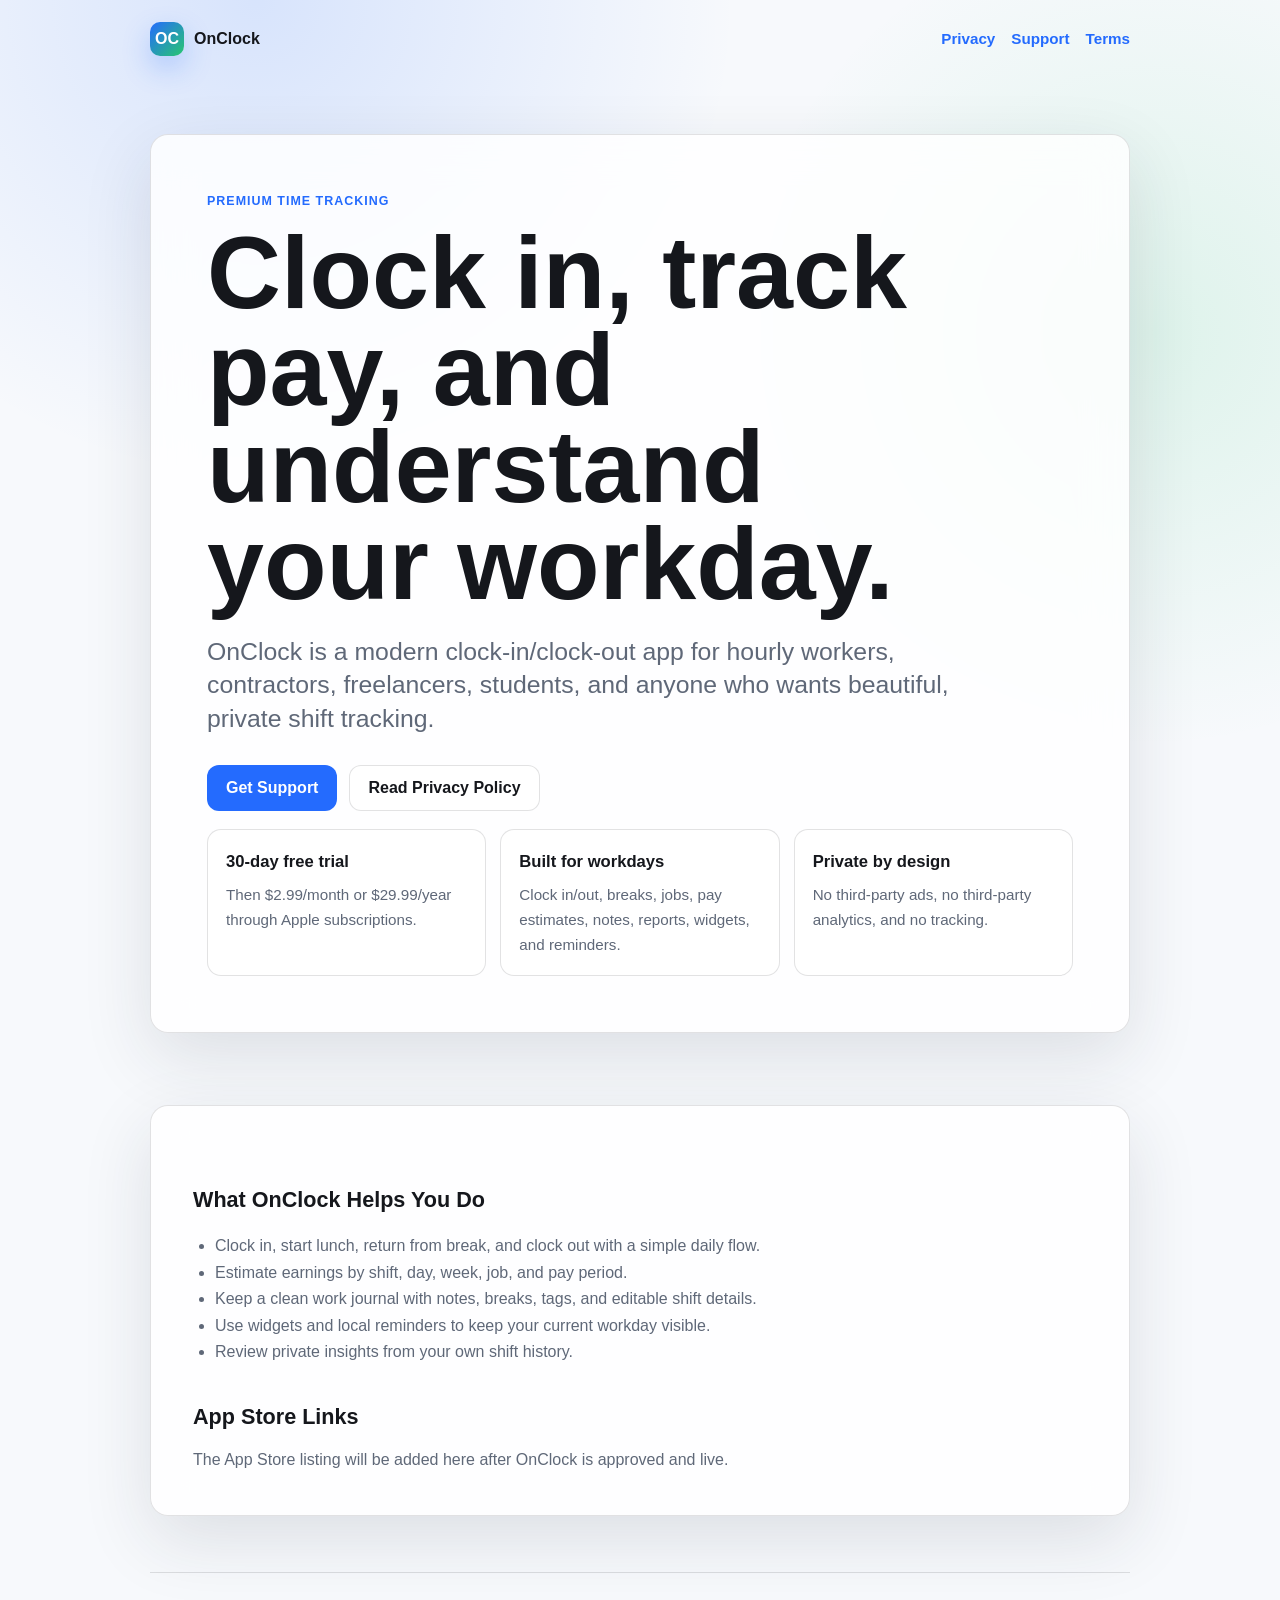
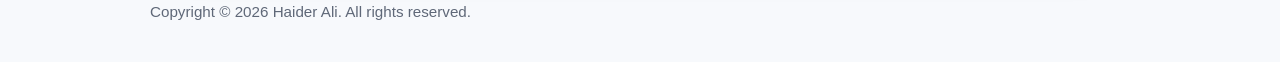
<file: index.html>
<!doctype html>
<html lang="en">
<head>
  <meta charset="utf-8">
  <meta name="viewport" content="width=device-width, initial-scale=1">
  <title>OnClock - Premium Time Tracking</title>
  <meta name="description" content="OnClock is a premium time-tracking and clock-in/clock-out app with pay tracking, breaks, journals, widgets, weather-aware clock visuals, and private insights.">
  <meta name="theme-color" content="#246bfe">
  <meta property="og:title" content="OnClock">
  <meta property="og:description" content="Premium time tracking for hours, pay, breaks, journals, widgets, and private work insights.">
  <meta property="og:type" content="website">
  <link rel="stylesheet" href="styles.css">
</head>
<body>
  <header class="shell nav">
    <a class="brand" href="./" aria-label="OnClock home"><span class="mark">OC</span><span>OnClock</span></a>
    <nav class="nav-links" aria-label="Primary navigation">
      <a href="./privacy-policy/">Privacy</a>
      <a href="./support/">Support</a>
      <a href="./terms/">Terms</a>
    </nav>
  </header>

  <main class="shell">
    <section class="hero">
      <div class="hero-card">
        <p class="eyebrow">Premium time tracking</p>
        <h1>Clock in, track pay, and understand your workday.</h1>
        <p class="lead">OnClock is a modern clock-in/clock-out app for hourly workers, contractors, freelancers, students, and anyone who wants beautiful, private shift tracking.</p>
        <div class="actions">
          <a class="button primary" href="./support/">Get Support</a>
          <a class="button" href="./privacy-policy/">Read Privacy Policy</a>
        </div>
        <div class="grid" aria-label="OnClock highlights">
          <div class="stat"><strong>30-day free trial</strong><span>Then $2.99/month or $29.99/year through Apple subscriptions.</span></div>
          <div class="stat"><strong>Built for workdays</strong><span>Clock in/out, breaks, jobs, pay estimates, notes, reports, widgets, and reminders.</span></div>
          <div class="stat"><strong>Private by design</strong><span>No third-party ads, no third-party analytics, and no tracking.</span></div>
        </div>
      </div>
    </section>

    <section class="content-card">
      <h2>What OnClock Helps You Do</h2>
      <ul>
        <li>Clock in, start lunch, return from break, and clock out with a simple daily flow.</li>
        <li>Estimate earnings by shift, day, week, job, and pay period.</li>
        <li>Keep a clean work journal with notes, breaks, tags, and editable shift details.</li>
        <li>Use widgets and local reminders to keep your current workday visible.</li>
        <li>Review private insights from your own shift history.</li>
      </ul>

      <h2>App Store Links</h2>
      <p>The App Store listing will be added here after OnClock is approved and live.</p>
    </section>
  </main>

  <footer class="shell footer">
    <p>Copyright © 2026 Haider Ali. All rights reserved.</p>
  </footer>
</body>
</html>
</file>
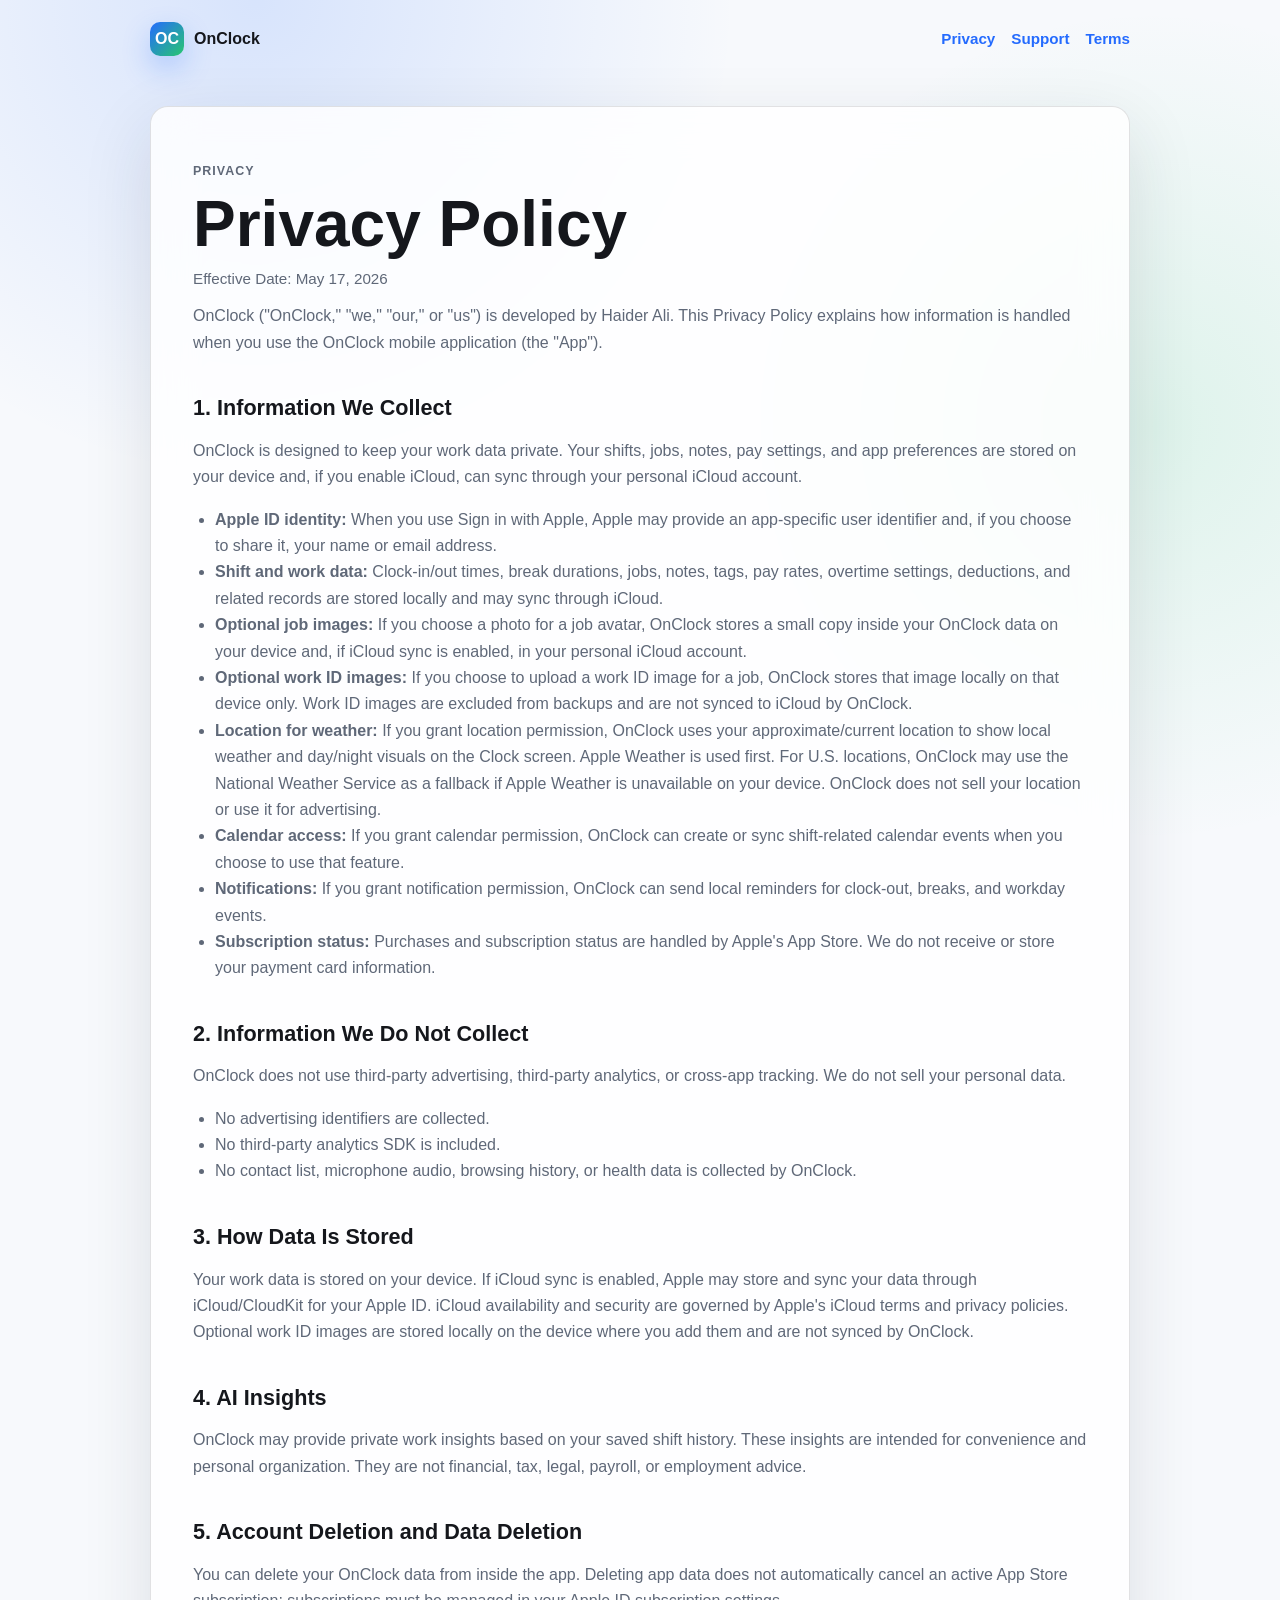
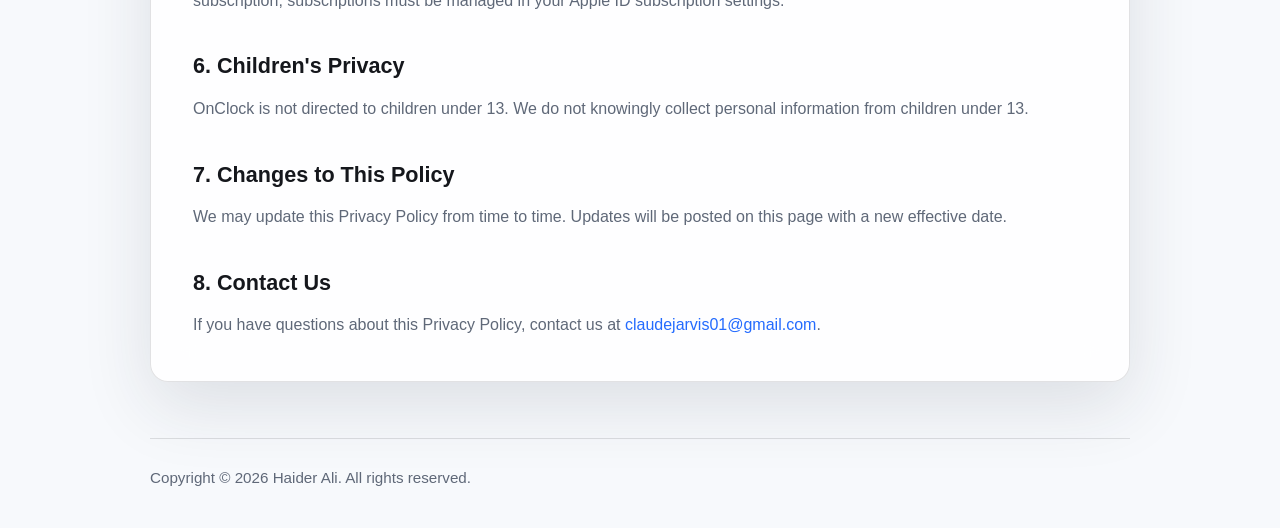
<file: privacy-policy/index.html>
<!doctype html>
<html lang="en">
<head>
  <meta charset="utf-8">
  <meta name="viewport" content="width=device-width, initial-scale=1">
  <title>OnClock Privacy Policy</title>
  <meta name="description" content="Privacy Policy for OnClock.">
  <link rel="stylesheet" href="../styles.css">
</head>
<body>
  <header class="shell nav">
    <a class="brand" href="../" aria-label="OnClock home"><span class="mark">OC</span><span>OnClock</span></a>
    <nav class="nav-links" aria-label="Primary navigation">
      <a href="../privacy-policy/">Privacy</a>
      <a href="../support/">Support</a>
      <a href="../terms/">Terms</a>
    </nav>
  </header>

  <main class="shell">
    <article class="content-card">
      <p class="eyebrow">Privacy</p>
      <h1>Privacy Policy</h1>
      <p class="date">Effective Date: May 17, 2026</p>

      <p>OnClock ("OnClock," "we," "our," or "us") is developed by Haider Ali. This Privacy Policy explains how information is handled when you use the OnClock mobile application (the "App").</p>

      <h2>1. Information We Collect</h2>
      <p>OnClock is designed to keep your work data private. Your shifts, jobs, notes, pay settings, and app preferences are stored on your device and, if you enable iCloud, can sync through your personal iCloud account.</p>
      <ul>
        <li><strong>Apple ID identity:</strong> When you use Sign in with Apple, Apple may provide an app-specific user identifier and, if you choose to share it, your name or email address.</li>
        <li><strong>Shift and work data:</strong> Clock-in/out times, break durations, jobs, notes, tags, pay rates, overtime settings, deductions, and related records are stored locally and may sync through iCloud.</li>
        <li><strong>Optional job images:</strong> If you choose a photo for a job avatar, OnClock stores a small copy inside your OnClock data on your device and, if iCloud sync is enabled, in your personal iCloud account.</li>
        <li><strong>Optional work ID images:</strong> If you choose to upload a work ID image for a job, OnClock stores that image locally on that device only. Work ID images are excluded from backups and are not synced to iCloud by OnClock.</li>
        <li><strong>Location for weather:</strong> If you grant location permission, OnClock uses your approximate/current location to show local weather and day/night visuals on the Clock screen. Apple Weather is used first. For U.S. locations, OnClock may use the National Weather Service as a fallback if Apple Weather is unavailable on your device. OnClock does not sell your location or use it for advertising.</li>
        <li><strong>Calendar access:</strong> If you grant calendar permission, OnClock can create or sync shift-related calendar events when you choose to use that feature.</li>
        <li><strong>Notifications:</strong> If you grant notification permission, OnClock can send local reminders for clock-out, breaks, and workday events.</li>
        <li><strong>Subscription status:</strong> Purchases and subscription status are handled by Apple's App Store. We do not receive or store your payment card information.</li>
      </ul>

      <h2>2. Information We Do Not Collect</h2>
      <p>OnClock does not use third-party advertising, third-party analytics, or cross-app tracking. We do not sell your personal data.</p>
      <ul>
        <li>No advertising identifiers are collected.</li>
        <li>No third-party analytics SDK is included.</li>
        <li>No contact list, microphone audio, browsing history, or health data is collected by OnClock.</li>
      </ul>

      <h2>3. How Data Is Stored</h2>
      <p>Your work data is stored on your device. If iCloud sync is enabled, Apple may store and sync your data through iCloud/CloudKit for your Apple ID. iCloud availability and security are governed by Apple's iCloud terms and privacy policies. Optional work ID images are stored locally on the device where you add them and are not synced by OnClock.</p>

      <h2>4. AI Insights</h2>
      <p>OnClock may provide private work insights based on your saved shift history. These insights are intended for convenience and personal organization. They are not financial, tax, legal, payroll, or employment advice.</p>

      <h2>5. Account Deletion and Data Deletion</h2>
      <p>You can delete your OnClock data from inside the app. Deleting app data does not automatically cancel an active App Store subscription; subscriptions must be managed in your Apple ID subscription settings.</p>

      <h2>6. Children's Privacy</h2>
      <p>OnClock is not directed to children under 13. We do not knowingly collect personal information from children under 13.</p>

      <h2>7. Changes to This Policy</h2>
      <p>We may update this Privacy Policy from time to time. Updates will be posted on this page with a new effective date.</p>

      <h2>8. Contact Us</h2>
      <p>If you have questions about this Privacy Policy, contact us at <a href="mailto:claudejarvis01@gmail.com">claudejarvis01@gmail.com</a>.</p>
    </article>
  </main>

  <footer class="shell footer">
    <p>Copyright © 2026 Haider Ali. All rights reserved.</p>
  </footer>
</body>
</html>
</file>
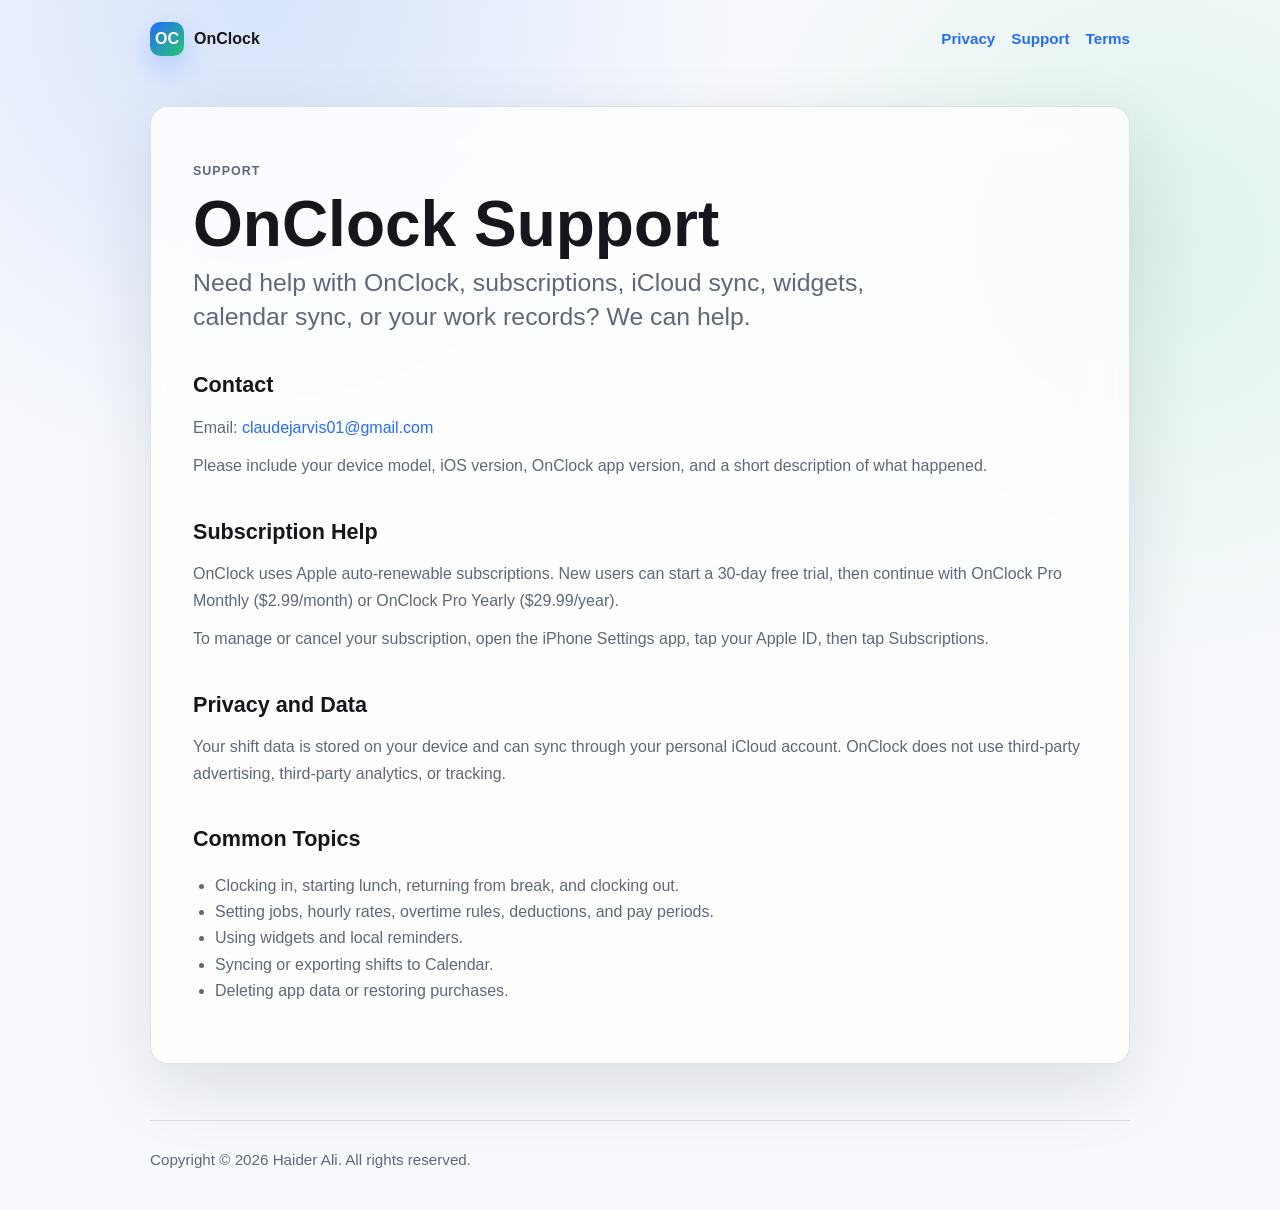
<file: support/index.html>
<!doctype html>
<html lang="en">
<head>
  <meta charset="utf-8">
  <meta name="viewport" content="width=device-width, initial-scale=1">
  <title>OnClock Support</title>
  <meta name="description" content="Support page for OnClock.">
  <link rel="stylesheet" href="../styles.css">
</head>
<body>
  <header class="shell nav">
    <a class="brand" href="../" aria-label="OnClock home"><span class="mark">OC</span><span>OnClock</span></a>
    <nav class="nav-links" aria-label="Primary navigation">
      <a href="../privacy-policy/">Privacy</a>
      <a href="../support/">Support</a>
      <a href="../terms/">Terms</a>
    </nav>
  </header>

  <main class="shell">
    <article class="content-card">
      <p class="eyebrow">Support</p>
      <h1>OnClock Support</h1>
      <p class="lead">Need help with OnClock, subscriptions, iCloud sync, widgets, calendar sync, or your work records? We can help.</p>

      <h2>Contact</h2>
      <p>Email: <a href="mailto:claudejarvis01@gmail.com">claudejarvis01@gmail.com</a></p>
      <p>Please include your device model, iOS version, OnClock app version, and a short description of what happened.</p>

      <h2>Subscription Help</h2>
      <p>OnClock uses Apple auto-renewable subscriptions. New users can start a 30-day free trial, then continue with OnClock Pro Monthly ($2.99/month) or OnClock Pro Yearly ($29.99/year).</p>
      <p>To manage or cancel your subscription, open the iPhone Settings app, tap your Apple ID, then tap Subscriptions.</p>

      <h2>Privacy and Data</h2>
      <p>Your shift data is stored on your device and can sync through your personal iCloud account. OnClock does not use third-party advertising, third-party analytics, or tracking.</p>

      <h2>Common Topics</h2>
      <ul>
        <li>Clocking in, starting lunch, returning from break, and clocking out.</li>
        <li>Setting jobs, hourly rates, overtime rules, deductions, and pay periods.</li>
        <li>Using widgets and local reminders.</li>
        <li>Syncing or exporting shifts to Calendar.</li>
        <li>Deleting app data or restoring purchases.</li>
      </ul>
    </article>
  </main>

  <footer class="shell footer">
    <p>Copyright © 2026 Haider Ali. All rights reserved.</p>
  </footer>
</body>
</html>
</file>
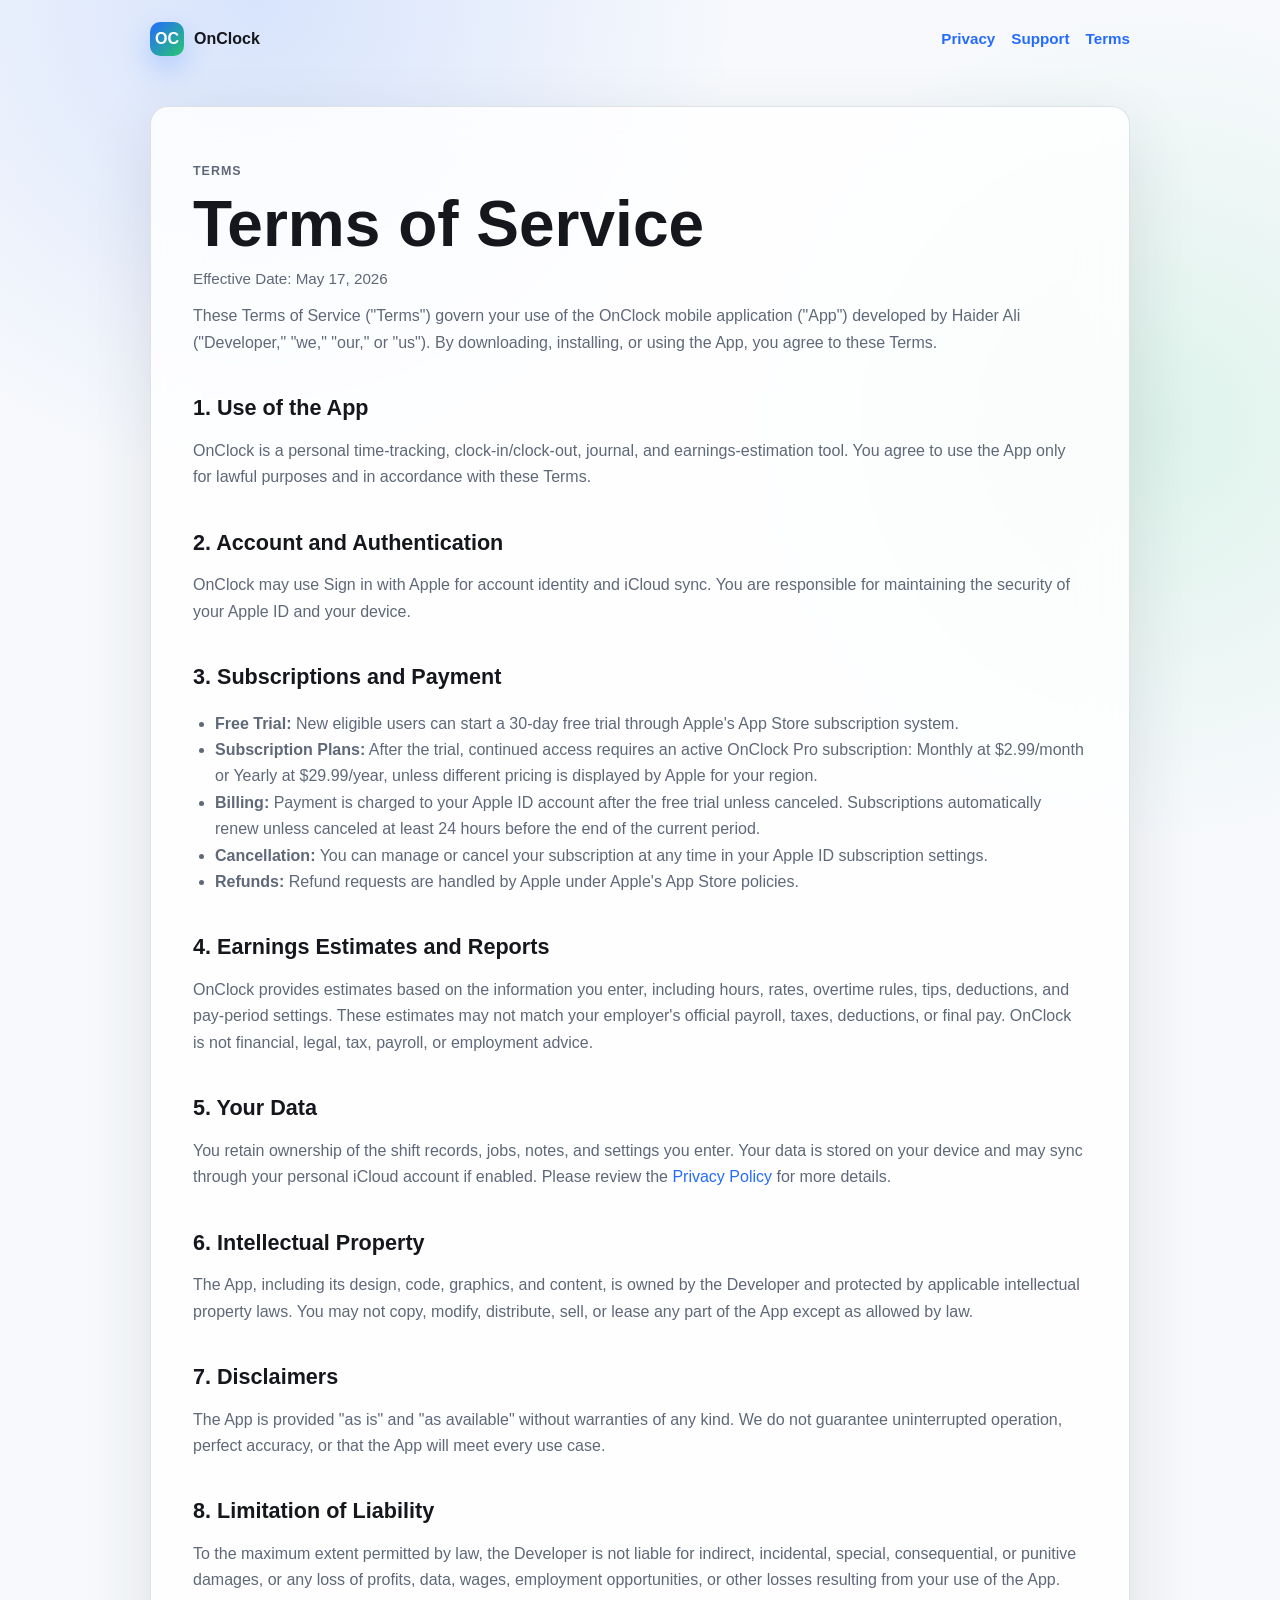
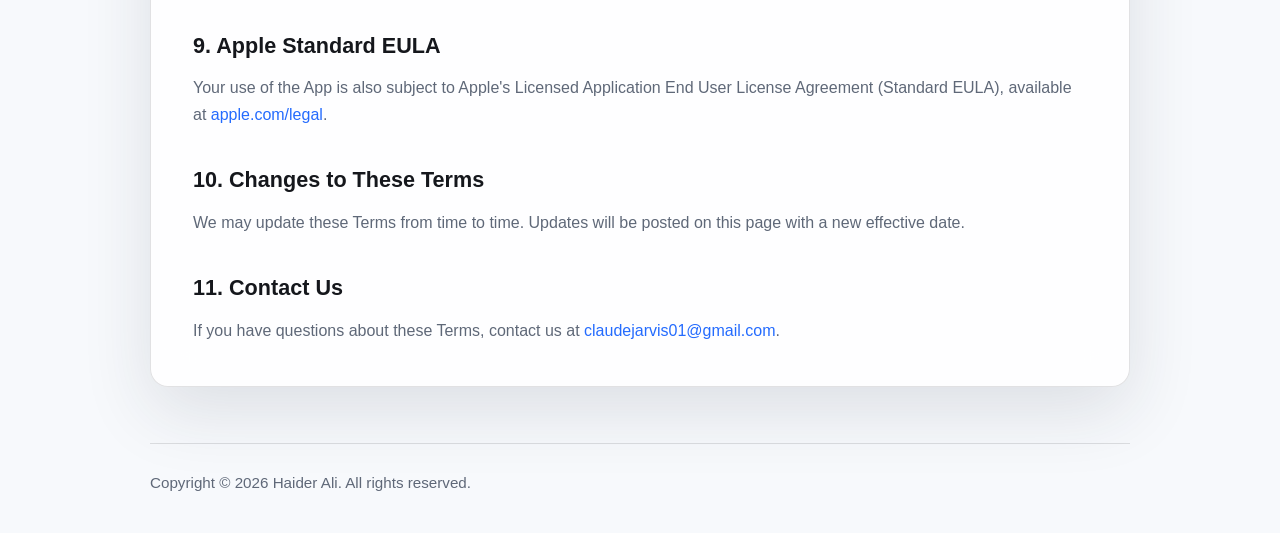
<file: terms/index.html>
<!doctype html>
<html lang="en">
<head>
  <meta charset="utf-8">
  <meta name="viewport" content="width=device-width, initial-scale=1">
  <title>OnClock Terms of Service</title>
  <meta name="description" content="Terms of Service for OnClock.">
  <link rel="stylesheet" href="../styles.css">
</head>
<body>
  <header class="shell nav">
    <a class="brand" href="../" aria-label="OnClock home"><span class="mark">OC</span><span>OnClock</span></a>
    <nav class="nav-links" aria-label="Primary navigation">
      <a href="../privacy-policy/">Privacy</a>
      <a href="../support/">Support</a>
      <a href="../terms/">Terms</a>
    </nav>
  </header>

  <main class="shell">
    <article class="content-card">
      <p class="eyebrow">Terms</p>
      <h1>Terms of Service</h1>
      <p class="date">Effective Date: May 17, 2026</p>

      <p>These Terms of Service ("Terms") govern your use of the OnClock mobile application ("App") developed by Haider Ali ("Developer," "we," "our," or "us"). By downloading, installing, or using the App, you agree to these Terms.</p>

      <h2>1. Use of the App</h2>
      <p>OnClock is a personal time-tracking, clock-in/clock-out, journal, and earnings-estimation tool. You agree to use the App only for lawful purposes and in accordance with these Terms.</p>

      <h2>2. Account and Authentication</h2>
      <p>OnClock may use Sign in with Apple for account identity and iCloud sync. You are responsible for maintaining the security of your Apple ID and your device.</p>

      <h2>3. Subscriptions and Payment</h2>
      <ul>
        <li><strong>Free Trial:</strong> New eligible users can start a 30-day free trial through Apple's App Store subscription system.</li>
        <li><strong>Subscription Plans:</strong> After the trial, continued access requires an active OnClock Pro subscription: Monthly at $2.99/month or Yearly at $29.99/year, unless different pricing is displayed by Apple for your region.</li>
        <li><strong>Billing:</strong> Payment is charged to your Apple ID account after the free trial unless canceled. Subscriptions automatically renew unless canceled at least 24 hours before the end of the current period.</li>
        <li><strong>Cancellation:</strong> You can manage or cancel your subscription at any time in your Apple ID subscription settings.</li>
        <li><strong>Refunds:</strong> Refund requests are handled by Apple under Apple's App Store policies.</li>
      </ul>

      <h2>4. Earnings Estimates and Reports</h2>
      <p>OnClock provides estimates based on the information you enter, including hours, rates, overtime rules, tips, deductions, and pay-period settings. These estimates may not match your employer's official payroll, taxes, deductions, or final pay. OnClock is not financial, legal, tax, payroll, or employment advice.</p>

      <h2>5. Your Data</h2>
      <p>You retain ownership of the shift records, jobs, notes, and settings you enter. Your data is stored on your device and may sync through your personal iCloud account if enabled. Please review the <a href="../privacy-policy/">Privacy Policy</a> for more details.</p>

      <h2>6. Intellectual Property</h2>
      <p>The App, including its design, code, graphics, and content, is owned by the Developer and protected by applicable intellectual property laws. You may not copy, modify, distribute, sell, or lease any part of the App except as allowed by law.</p>

      <h2>7. Disclaimers</h2>
      <p>The App is provided "as is" and "as available" without warranties of any kind. We do not guarantee uninterrupted operation, perfect accuracy, or that the App will meet every use case.</p>

      <h2>8. Limitation of Liability</h2>
      <p>To the maximum extent permitted by law, the Developer is not liable for indirect, incidental, special, consequential, or punitive damages, or any loss of profits, data, wages, employment opportunities, or other losses resulting from your use of the App.</p>

      <h2>9. Apple Standard EULA</h2>
      <p>Your use of the App is also subject to Apple's Licensed Application End User License Agreement (Standard EULA), available at <a href="https://www.apple.com/legal/internet-services/itunes/dev/stdeula/">apple.com/legal</a>.</p>

      <h2>10. Changes to These Terms</h2>
      <p>We may update these Terms from time to time. Updates will be posted on this page with a new effective date.</p>

      <h2>11. Contact Us</h2>
      <p>If you have questions about these Terms, contact us at <a href="mailto:claudejarvis01@gmail.com">claudejarvis01@gmail.com</a>.</p>
    </article>
  </main>

  <footer class="shell footer">
    <p>Copyright © 2026 Haider Ali. All rights reserved.</p>
  </footer>
</body>
</html>
</file>
<file: styles.css>
:root {
  color-scheme: light dark;
  --bg: #f7f9fc;
  --card: rgba(255, 255, 255, 0.82);
  --text: #15171c;
  --muted: #5f6878;
  --line: rgba(21, 23, 28, 0.12);
  --blue: #246bfe;
  --green: #28c76f;
  --orange: #ff9f0a;
  --shadow: 0 24px 70px rgba(31, 41, 55, 0.12);
}

@media (prefers-color-scheme: dark) {
  :root {
    --bg: #090b10;
    --card: rgba(22, 25, 32, 0.78);
    --text: #f5f7fb;
    --muted: #a8b1c2;
    --line: rgba(255, 255, 255, 0.13);
    --shadow: 0 24px 70px rgba(0, 0, 0, 0.36);
  }
}

* {
  box-sizing: border-box;
}

html {
  scroll-behavior: smooth;
}

body {
  margin: 0;
  font-family: -apple-system, BlinkMacSystemFont, "SF Pro Text", "Helvetica Neue", Arial, sans-serif;
  color: var(--text);
  background:
    radial-gradient(circle at 20% 0%, rgba(36, 107, 254, 0.15), transparent 30rem),
    radial-gradient(circle at 90% 20%, rgba(40, 199, 111, 0.12), transparent 26rem),
    var(--bg);
  line-height: 1.65;
}

a {
  color: var(--blue);
  text-decoration: none;
}

a:hover {
  text-decoration: underline;
}

.shell {
  width: min(calc(100% - 32px), 980px);
  margin: 0 auto;
}

.nav {
  display: flex;
  align-items: center;
  justify-content: space-between;
  gap: 20px;
  padding: 22px 0;
}

.brand {
  display: inline-flex;
  align-items: center;
  gap: 10px;
  color: var(--text);
  font-weight: 800;
  letter-spacing: 0;
}

.mark {
  width: 34px;
  height: 34px;
  display: inline-grid;
  place-items: center;
  border-radius: 10px;
  color: #fff;
  background: linear-gradient(135deg, #246bfe, #28c76f);
  box-shadow: 0 12px 28px rgba(36, 107, 254, 0.26);
}

.nav-links {
  display: flex;
  flex-wrap: wrap;
  justify-content: flex-end;
  gap: 16px;
  font-weight: 650;
  font-size: 0.95rem;
}

.hero {
  display: grid;
  gap: 28px;
  padding: 56px 0 44px;
}

.hero-card,
.content-card {
  border: 1px solid var(--line);
  border-radius: 18px;
  background: var(--card);
  box-shadow: var(--shadow);
  backdrop-filter: blur(22px);
}

.hero-card {
  padding: clamp(28px, 5vw, 56px);
}

.eyebrow {
  color: var(--blue);
  font-weight: 780;
  text-transform: uppercase;
  letter-spacing: 0.08em;
  font-size: 0.78rem;
}

h1,
h2,
h3,
p {
  margin: 0;
}

h1 {
  max-width: 780px;
  margin-top: 12px;
  font-size: clamp(2.8rem, 8vw, 6.8rem);
  line-height: 0.95;
  letter-spacing: 0;
}

.lead {
  max-width: 760px;
  margin-top: 22px;
  color: var(--muted);
  font-size: clamp(1.08rem, 2.4vw, 1.55rem);
  line-height: 1.35;
}

.actions {
  display: flex;
  flex-wrap: wrap;
  gap: 12px;
  margin-top: 30px;
}

.button {
  min-height: 46px;
  display: inline-flex;
  align-items: center;
  justify-content: center;
  padding: 0 18px;
  border: 1px solid var(--line);
  border-radius: 12px;
  color: var(--text);
  font-weight: 760;
  background: rgba(255, 255, 255, 0.42);
}

.button.primary {
  color: #fff;
  border-color: transparent;
  background: var(--blue);
}

.grid {
  display: grid;
  grid-template-columns: repeat(3, minmax(0, 1fr));
  gap: 14px;
  margin-top: 18px;
}

.stat {
  padding: 18px;
  border: 1px solid var(--line);
  border-radius: 14px;
  background: color-mix(in srgb, var(--card) 72%, transparent);
}

.stat strong {
  display: block;
  font-size: 1.04rem;
}

.stat span {
  display: block;
  margin-top: 6px;
  color: var(--muted);
  font-size: 0.95rem;
}

.content-card {
  margin: 28px 0 56px;
  padding: clamp(24px, 4vw, 42px);
}

.content-card h1 {
  font-size: clamp(2.2rem, 6vw, 4rem);
}

.content-card h2 {
  margin-top: 34px;
  font-size: 1.35rem;
}

.content-card h3 {
  margin-top: 24px;
  font-size: 1.08rem;
}

.content-card p,
.content-card li {
  color: var(--muted);
}

.content-card p {
  margin-top: 12px;
}

.content-card ul {
  padding-left: 22px;
}

.date {
  margin-top: 8px;
  color: var(--muted);
  font-size: 0.95rem;
}

.footer {
  border-top: 1px solid var(--line);
  padding: 26px 0 38px;
  color: var(--muted);
  font-size: 0.95rem;
}

@media (max-width: 760px) {
  .nav {
    align-items: flex-start;
    flex-direction: column;
  }

  .nav-links {
    justify-content: flex-start;
  }

  .grid {
    grid-template-columns: 1fr;
  }
}
</file>
